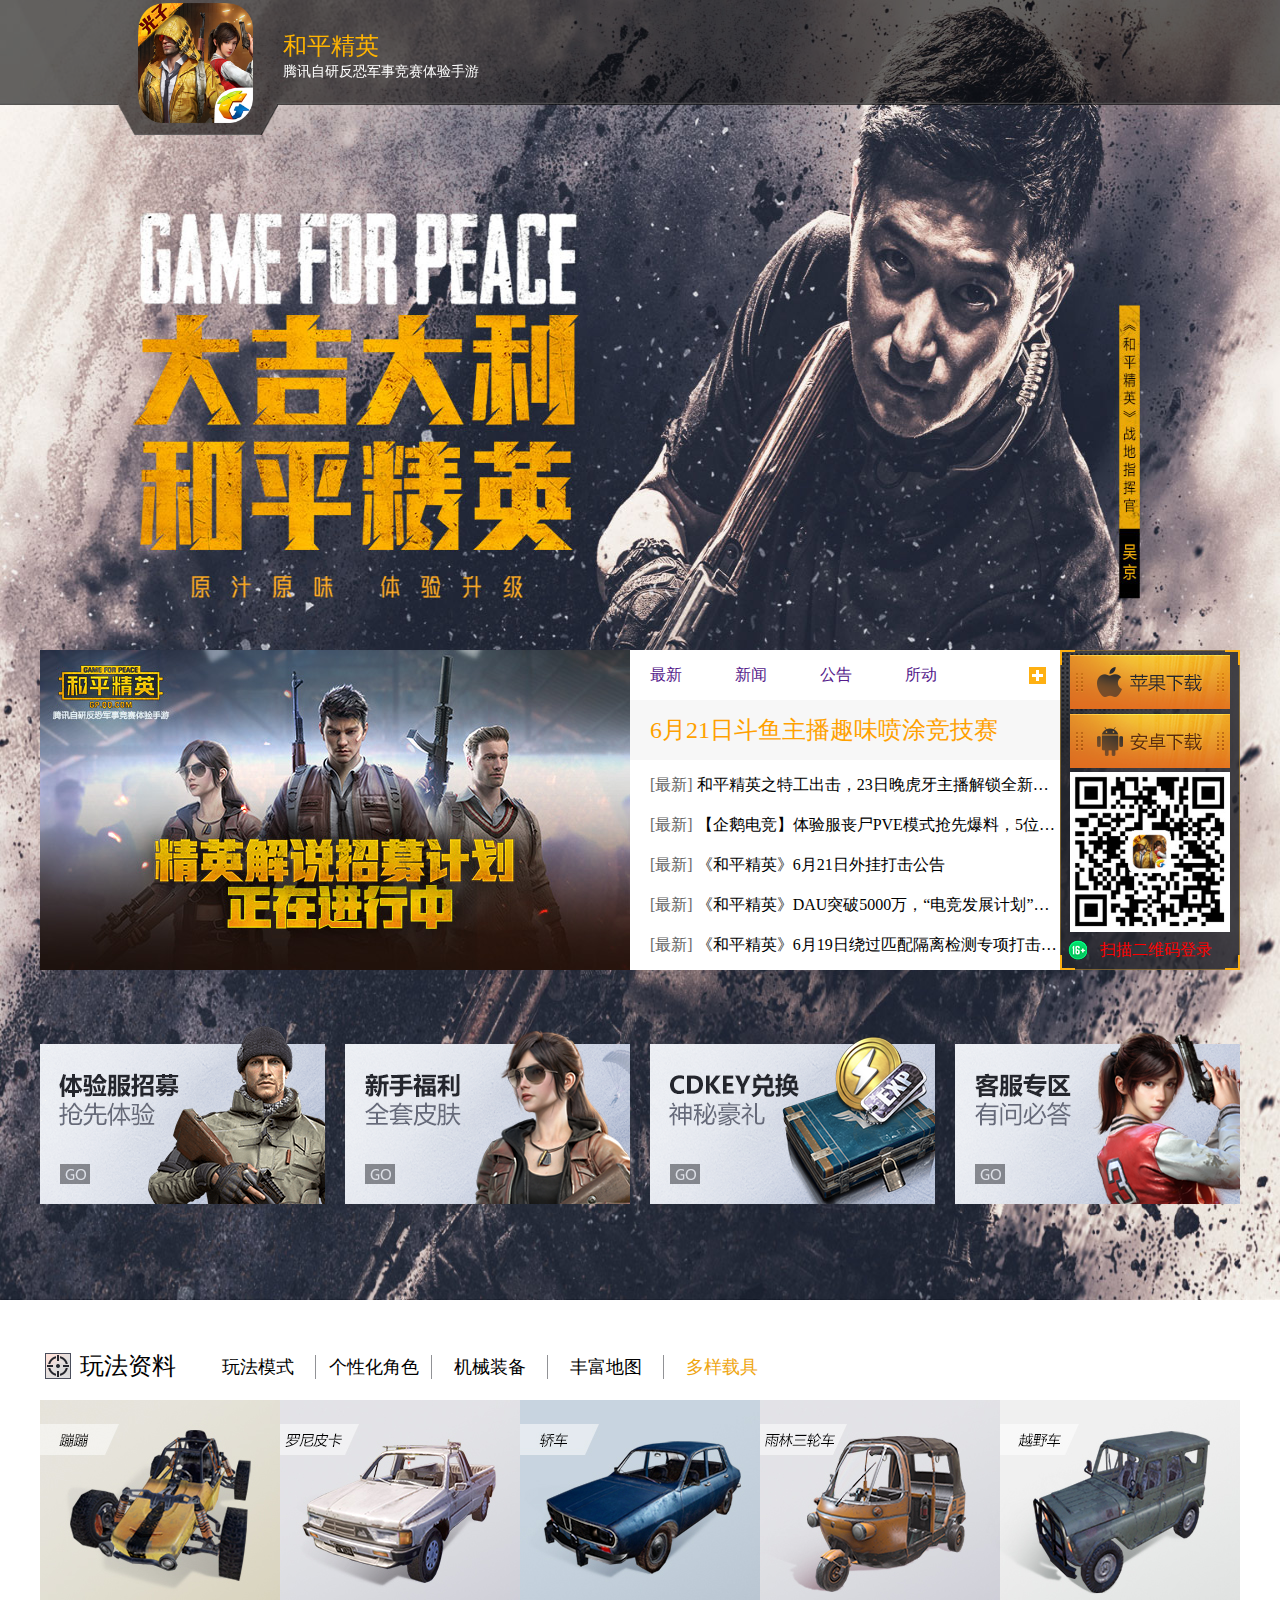
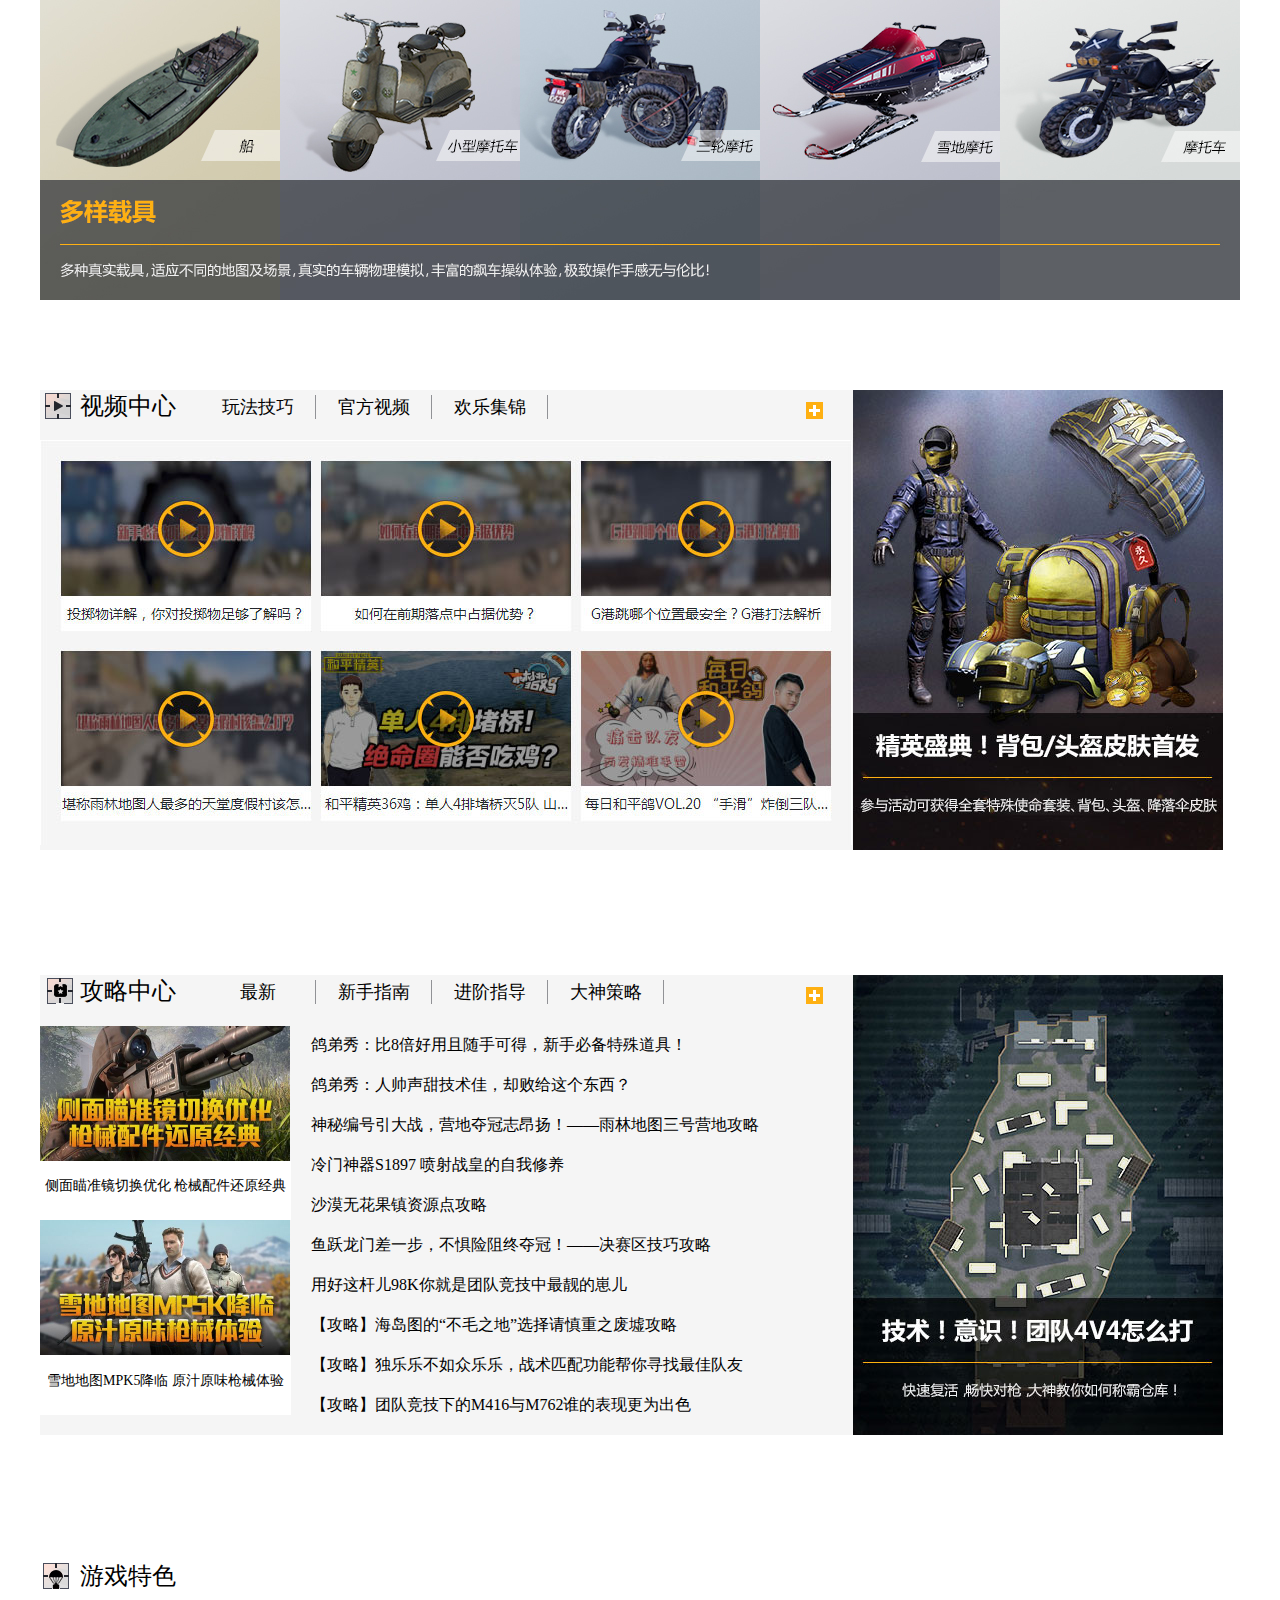
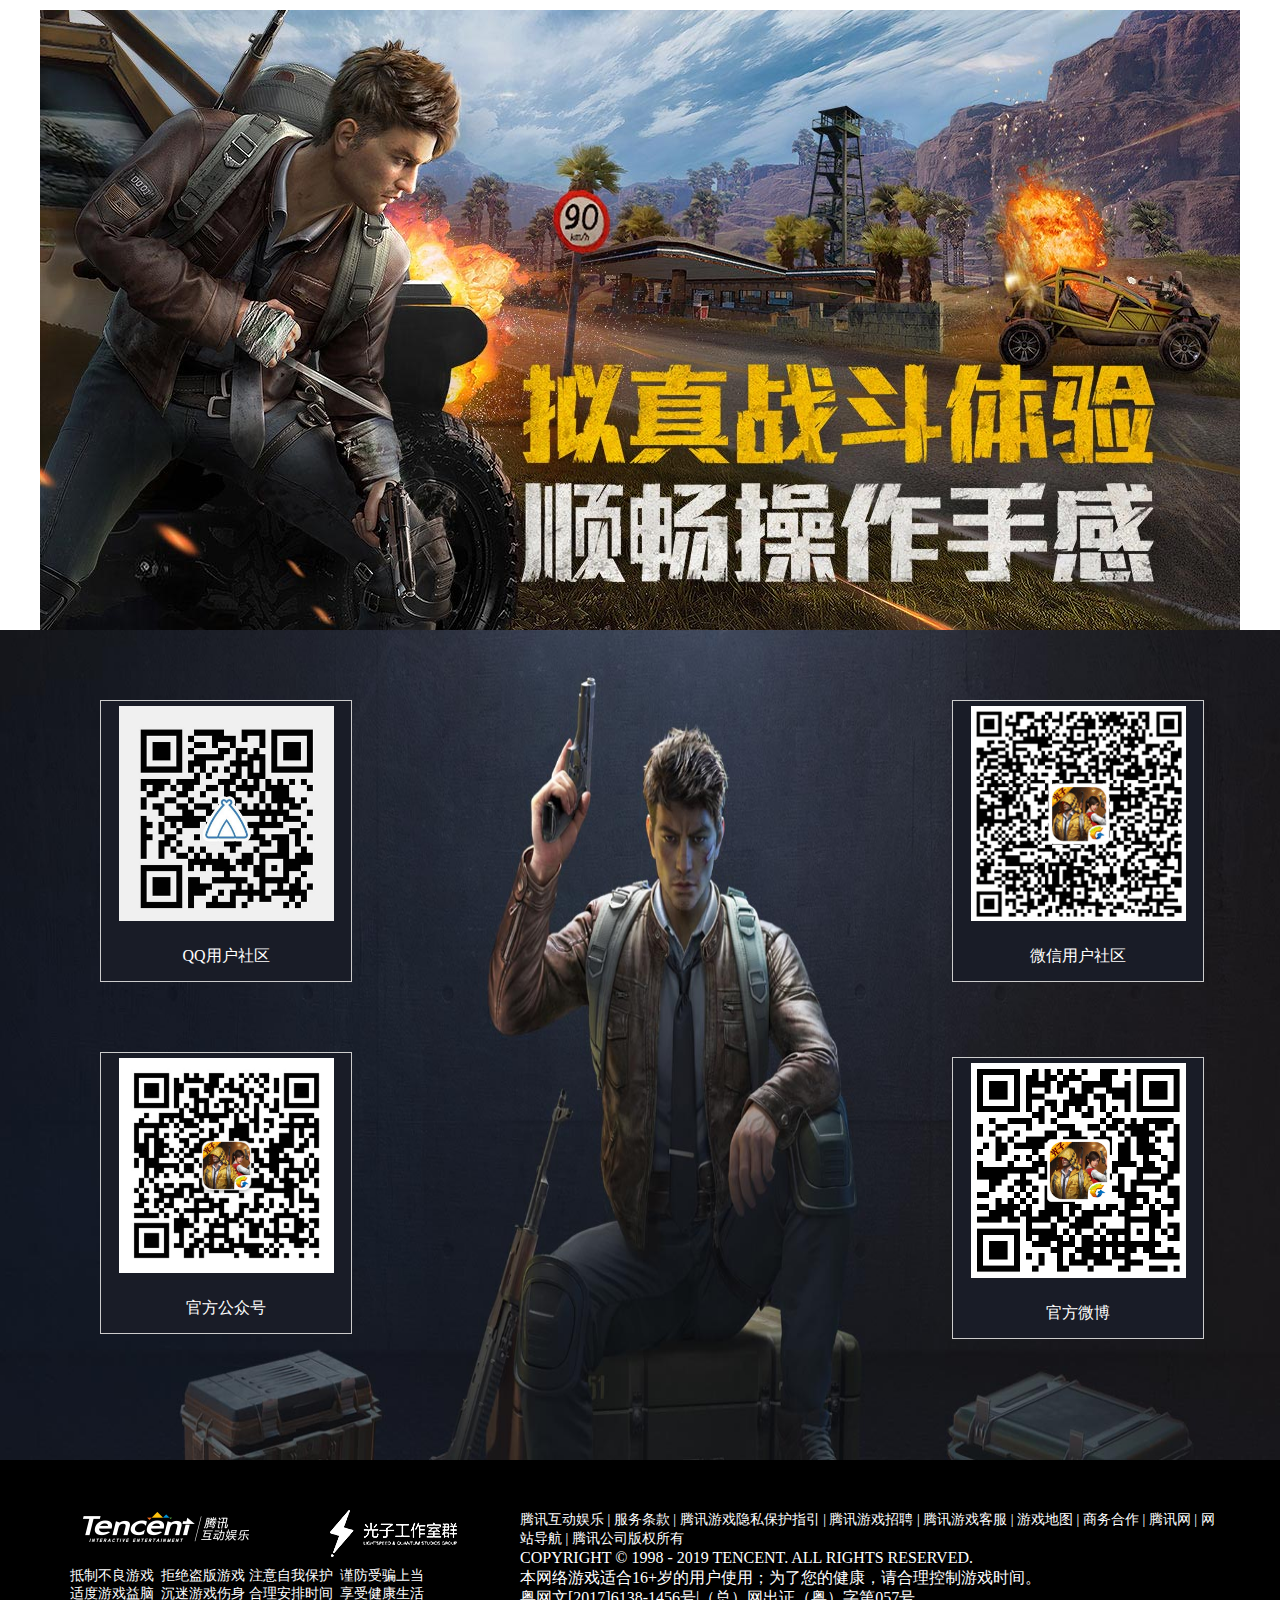
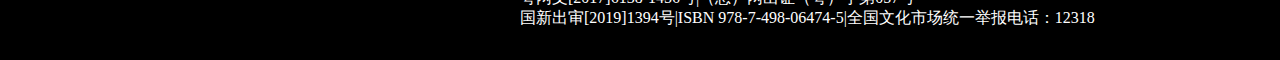
<file: hepingjingying/index.html>
<!DOCTYPE html>
<html lang="en">
<head>
	<meta name="keywords" content="和平精英网站开发">
	<meta name="description" content="和平精英网站开发">
	<meta charset="UTF-8">
	<title>和平精英首页</title>
	<link rel="stylesheet" href="css/reset.css">
	<link rel="stylesheet" href="css/index.css">
</head>
<body>
	<div class="container">
		<header style="	background: url(images/bg-nav.png) no-repeat -148px 0px;background-size: 1600px 136px;">
			<div class="logo">
				<a href=""></a>
				<div>
					<h1>和平精英</h1>
					<p>腾讯自研反恐军事竞赛体验手游</p>
				</div>
			</div>
			<nav>
				<a href="index.html">官网首页</a>
				<a href="strategy_center.html">攻略中心</a>
				<a href="video_center.html">视频中心</a>
				<a href="">公测活动</a>
				<a href="present.html">CDK兑换</a>
				<a href="">社区论坛</a>
			</nav>
		</header>
		<!-- 以上是头部 -->



		<div class="banmmer">
			<div class="banmmer_01" style="	background: url(images/bg01.jpg) no-repeat center;background-size: 1600px 650px;">
			</div>
			<div class="banmmer_02" style="background: url(images/bg02.jpg) no-repeat center;background-size: 1600px 650px;">
				<div class="banmmer_03">
					<div class="banmmer_04">
						<img src="images/1560971450652860013.jpg" alt="">
					</div>
					<div class="banmmer_05">
						<nav>
							<a href="">最新</a>
							<a href="">新闻</a>
							<a href="">公告</a>
							<a href="">所动</a>
							<a href="" class="jia"></a>
						</nav>
						<ul>
							<li class="diyi">
								6月21日斗鱼主播趣味喷涂竞技赛
							</li>
							<li>
								<span>[最新]</span>
								<a href="">
									和平精英之特工出击，23日晚虎牙主播解锁全新任务
								</a>
							</li>
							<li>
								<span>[最新]</span>
								<a href="">
									【企鹅电竞】体验服丧尸PVE模式抢先爆料，5位主播谁能最快逃出生天！
								</a>
							</li>
							<li>
								<span>[最新]</span>
								<a href="">
									《和平精英》6月21日外挂打击公告
								</a>
							</li>
							<li>
								<span>[最新]</span>
								<a href="">
									《和平精英》DAU突破5000万，“电竞发展计划”引领电竞生态新改变
								</a>
							</li>
							<li>
								<span>[最新]</span>
								<a href="">
									《和平精英》6月19日绕过匹配隔离检测专项打击公告
								</a>
							</li>
						</ul>
					</div>
					<div class="banmmer_06" style="	background: url(images/section1_ecod.png) no-repeat;">
						<div style="background: url(images/downqrcode.jpg) no-repeat 10px 122px;background-size: 160px 160px;">
							<a href=""></a>
							<a href=""></a>
						</div>
						<p style="	background: url(images/spr_icon.png) no-repeat -200px -65px;">
							扫描二维码登录
						</p>
					</div>
				</div>
				<ol>
					<li>
						<a href="">
							<img src="images/guide1_190613.png" alt="">
						</a>
					</li>
					<li >
						<a href="">
							<img src="images/guide2.png" alt="">
						</a>
					</li>
					<li>
						<a href="">
							<img src="images/guide3.png" alt="">
						</a>
					</li>
					<li class="l2">
						<a href="">
							<img src="images/guide4.png" alt="">
						</a>
					</li>
				</ol>


			</div>
		</div>
	<!-- 以上是图片和背景图片区 -->


		<div class="wanfa">
			<i style="background: url(images/cont-spr.png) no-repeat -36px -92px;"></i>
			<h3>玩法资料</h3>
			<nav>
				<a href="">玩法模式</a>
				<a href="">个性化角色</a>
				<a href="">机械装备</a>
				<a href="">丰富地图</a>
				<a href="" class="tebie">多样载具</a>
			</nav>
			<img src="images/wf_5.jpg" alt="">
		</div>
		<!-- 中间载具图片部分 -->
			

			<div class="video">
				<div class="dh">
					<i style="background: url(images/cont-spr.png) no-repeat 0px -92px;"></i>
					<h3>视频中心</h3>
					<nav>
						<a href="">玩法技巧</a>
						<a href="">官方视频</a>
						<a href="">欢乐集锦</a>
						<a href="" class="gd" style="background:url(images/cont-spr.png) no-repeat -107px -88px;"></a>
					</nav>
					<div class="video_01">
						<img src="images/03.jpg" alt="">
					</div>
				</div>
				<div class="video_02">
					<img src="images/cover_1.jpg" alt="">
				</div>
			</div>
			<!-- 以上是视频部分 -->

			<div class="gonlue">
				<div class="dh">
					<i style="background: url(images/cont-spr.png) no-repeat -70px -92px;">
						
					</i>
					<h3>攻略中心</h3>
					<nav>
						<a href="">最新</a>
						<a href="">新手指南</a>
						<a href="">进阶指导</a>
						<a href="">大神策略</a>
						<a href="" class="gd" style="background:url(images/cont-spr.png) no-repeat -107px -88px;"></a>
					</nav>
					<div class="gonlue_01">
						<div class="tu_01">
							<img src="images/11.jpg" alt="">
							<p>
								侧面瞄准镜切换优化&nbsp;枪械配件还原经典
							</p>
						</div>
						<div class="tu_01">
							<img src="images/22.jpg" alt="">
							<p>
								雪地地图MPK5降临&nbsp;原汁原味枪械体验
							</p>
						</div>
					</div>

					<ul>
						<li>
							<a href="">
								鸽弟秀：比8倍好用且随手可得，新手必备特殊道具！
							</a>
						</li>
						<li>
							<a href="">
								鸽弟秀：人帅声甜技术佳，却败给这个东西？
							</a>
						</li>
						<li>
							<a href="">
								神秘编号引大战，营地夺冠志昂扬！——雨林地图三号营地攻略
							</a>
						</li>
						<li>
							<a href="">
								冷门神器S1897 喷射战皇的自我修养
							</a>
						</li>
						<li>
							<a href="">
								沙漠无花果镇资源点攻略
							</a>
						</li>
						<li>
							<a href="">
								鱼跃龙门差一步，不惧险阻终夺冠！——决赛区技巧攻略
							</a>
						</li>
						<li>
							<a href="">
								用好这杆儿98K你就是团队竞技中最靓的崽儿
							</a>
						</li>
						<li>
							<a href="">
								【攻略】海岛图的“不毛之地”选择请慎重之废墟攻略
							</a>
						</li>
						<li>
							<a href="">
								【攻略】独乐乐不如众乐乐，战术匹配功能帮你寻找最佳队友
							</a>
						</li>
						<li>
							<a href="">
								【攻略】团队竞技下的M416与M762谁的表现更为出色
							</a>
						</li>
					</ul>
					
				</div>
				<div class="video_02">
					<img src="images/cover_2.jpg" alt="">
				</div>
			</div>
			<!-- 以上是攻略中心 -->

			<div class="yxts">
				<i style="background: url(images/cont-spr.png) no-repeat -136px -63px;">
						
					</i>
					<h3>游戏特色</h3>
					<img src="images/ts_2.jpg" alt="">
			</div>	
			<!-- 以上是游戏特色部分	 -->
		

		<div class="foot" style="background: url(images/footer_codebg.jpg) no-repeat;background-size: 1366px 100%;">
			<div class="foot_01">
				<img width="215px" height="215px" src="images/code1.png" alt="">
				<p>QQ用户社区</p>
			</div>
			<div class="foot_02">
				<img width="215px" height="215px" src="images/code2.png" alt="">
				<p>微信用户社区</p>
			</div>
			<div class="foot_03">
				<img width="215px" height="215px" src="images/code3.png" alt="">
				<p>官方公众号</p>
			</div>
			<div class="foot_04">
				<img width="215px" height="215px" src="images/code4.png" alt="">
				<p>官方微博</p>
			</div>
		</div>
		<footer>
			<div class="foot_05">
				<a href="" style="background: url(images/foot-dark.png) no-repeat 0px 0px;">
					
				</a>
				<a href="" style="background: url(images/foot-logo3.png) no-repeat;">
					
				</a>
				<p>
					抵制不良游戏&nbsp; 拒绝盗版游戏 注意自我保护&nbsp; 谨防受骗上当 适度游戏益脑&nbsp; 沉迷游戏伤身 合理安排时间&nbsp; 享受健康生活
				</p>
			</div>
			<div class="foot_06">
				<nav>
					<a href="">
						腾讯互动娱乐
						<span>|</span>
					</a>
					<a href="">
						服务条款
						<span>|</span>
					</a>
					<a href="">
						腾讯游戏隐私保护指引
						<span>|</span>
					</a>
					<a href="">
						腾讯游戏招聘
						<span>|</span>
					</a>
					<a href="">
						腾讯游戏客服
						<span>|</span>
					</a>
					<a href="">
						游戏地图
						<span>|</span>
					</a>
					<a href="">
						商务合作
						<span>|</span>
					</a>
					<a href="">
						腾讯网
						<span>|</span>
					</a>
					<a href="">
						网站导航
						<span>|</span>
					</a>
					<a href="">
						腾讯公司版权所有
					</a>
				</nav>
				<p>
					COPYRIGHT © 1998 - 2019 TENCENT. ALL RIGHTS RESERVED.
				</p>
				<p>
					本网络游戏适合16+岁的用户使用；为了您的健康，请合理控制游戏时间。

				</p>
				<p>
					<a href="">
						粤网文[2017]6138-1456号|（总）网出证（粤）字第057号
					</a>
				</p>
				<p>
					国新出审[2019]1394号|ISBN 978-7-498-06474-5|全国文化市场统一举报电话：12318
				</p>
			</div>

		</footer>
	</div>	


	
</body>
</html>
</file>
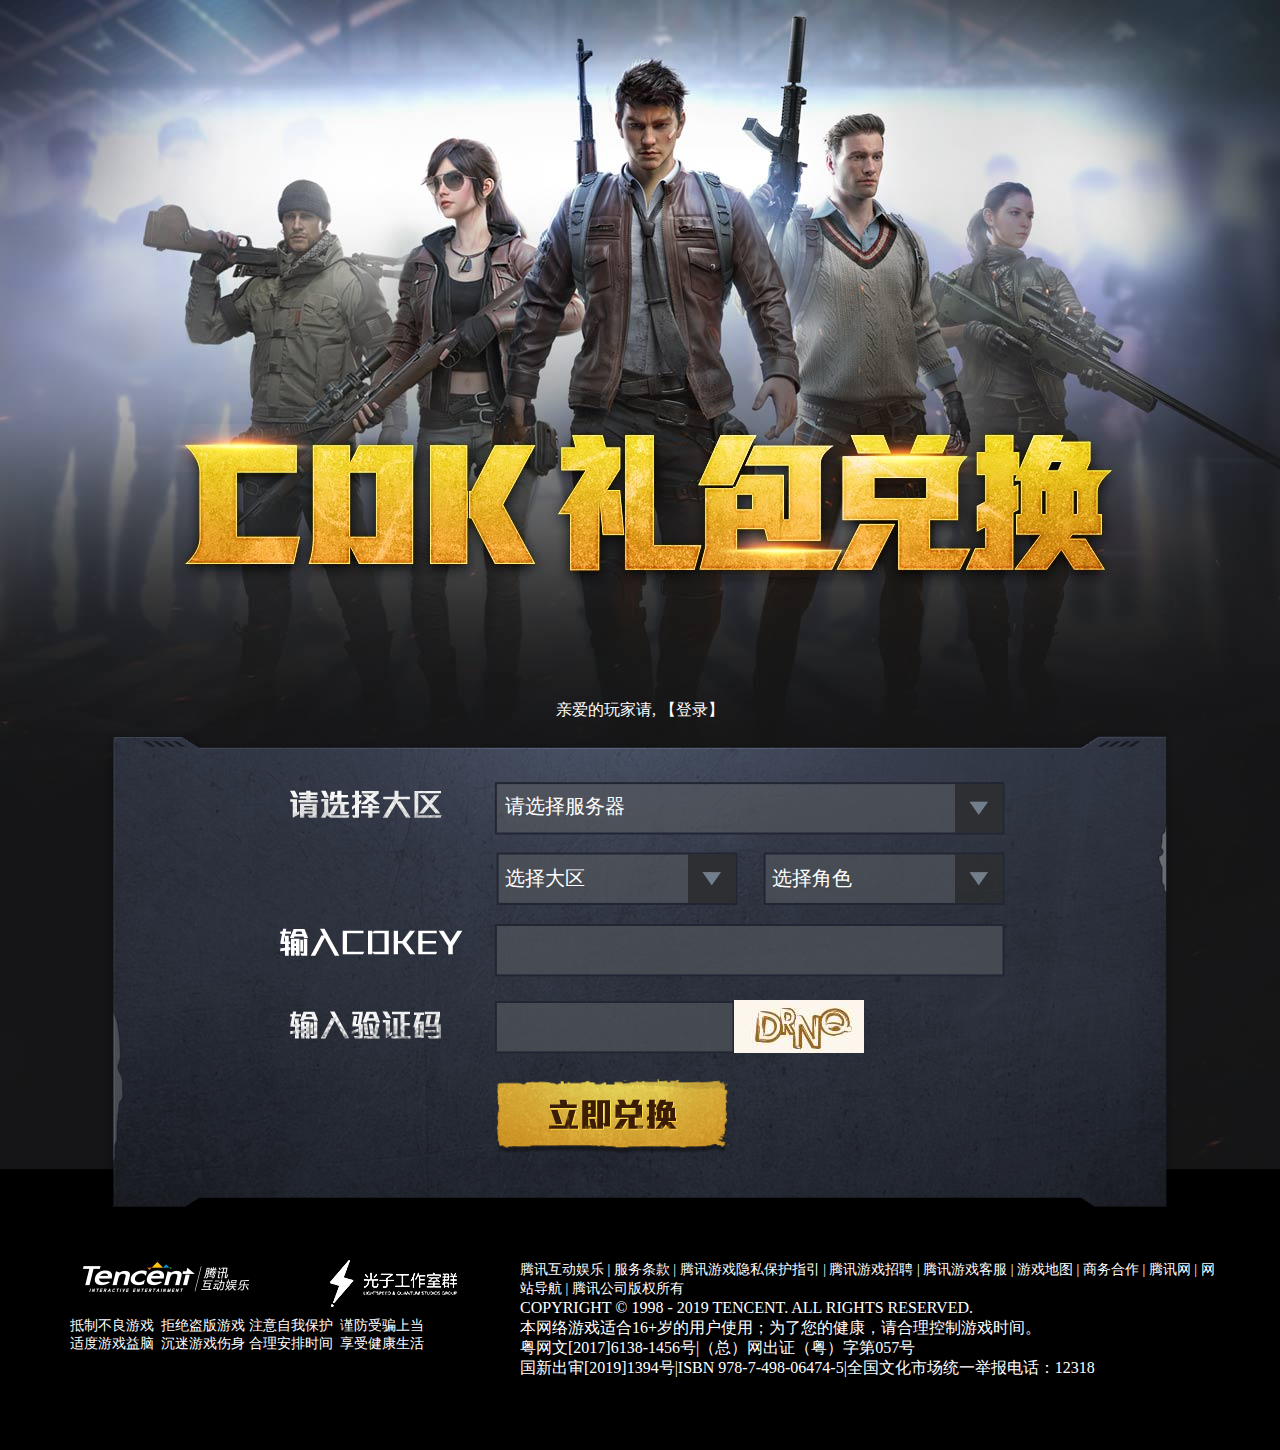
<file: hepingjingying/present.html>
<!doctype html>
<html lang="en">
<head>
	<meta name="keywords" content="和平精英网站开发">
	<meta name="description" content="和平精英网站开发">
	<meta charset="UTF-8">
	<title>礼包兑换中心</title>
	<link rel="stylesheet" href="css/reset.css">
	<link rel="stylesheet" href="css/present.css">
</head>
<body>
	<div class="container" style="background: url(images/bg.jpg) no-repeat center top;">


		<div class="main">

			<p>
				亲爱的玩家请,
				【<a href="">登录</a>】
			</p>


			<div class="redemption_box" style="	background: url(images/dui_bg.png) no-repeat center top;">
				<div class="Select_box">


					<div class="Select_box_01">
						<select data-valid-msg="fgfgfgh">
							<option value="请选择服务器">
								请选择服务器
							</option>
							<option value="请选择服务器">
								第一区
							</option>
						</select>
					</div>

					
					<div class="Select_box_02">
						<select name="select" id="select" value="">
							<option value="请选择大区">
								选择大区
							</option>
						</select>

						
							<select class="select_01" name="select" id="select" value="">
								<option value="请选择角色">
									选择角色
								</option>
							</select>
					</div>
					
					<form action="">
						<input type="text" name="" id="">
						<input class="verify" type="text" name="" id="">

						<a href="">
							<img src="images/getimage.jpg" alt="">
						</a>

						<input class="subimt" type="submit" name="submit" id="submit" value="" style="">
					</form>
				</div>
			</div><!-- 背景图片 -->
		</div><!-- main -->
		<footer>
			<div class="foot_05">
				<a href="" style="background: url(images/foot-dark.png) no-repeat 0px 0px;">
					
				</a>
				<a href="" style="background: url(images/foot-logo3.png) no-repeat;">
					
				</a>
				<p>
					抵制不良游戏&nbsp; 拒绝盗版游戏 注意自我保护&nbsp; 谨防受骗上当 适度游戏益脑&nbsp; 沉迷游戏伤身 合理安排时间&nbsp; 享受健康生活
				</p>
			</div>
			<div class="foot_06">
				<nav>
					<a href="">
						腾讯互动娱乐
						<span>|</span>
					</a>
					<a href="">
						服务条款
						<span>|</span>
					</a>
					<a href="">
						腾讯游戏隐私保护指引
						<span>|</span>
					</a>
					<a href="">
						腾讯游戏招聘
						<span>|</span>
					</a>
					<a href="">
						腾讯游戏客服
						<span>|</span>
					</a>
					<a href="">
						游戏地图
						<span>|</span>
					</a>
					<a href="">
						商务合作
						<span>|</span>
					</a>
					<a href="">
						腾讯网
						<span>|</span>
					</a>
					<a href="">
						网站导航
						<span>|</span>
					</a>
					<a href="">
						腾讯公司版权所有
					</a>
				</nav>
				<p>
					COPYRIGHT © 1998 - 2019 TENCENT. ALL RIGHTS RESERVED.
				</p>
				<p>
					本网络游戏适合16+岁的用户使用；为了您的健康，请合理控制游戏时间。

				</p>
				<p>
					<a href="">
						粤网文[2017]6138-1456号|（总）网出证（粤）字第057号
					</a>
				</p>
				<p>
					国新出审[2019]1394号|ISBN 978-7-498-06474-5|全国文化市场统一举报电话：12318
				</p>
			</div>

		</footer>
		
	</div><!-- 整体 -->
</body>
</html>
</file>
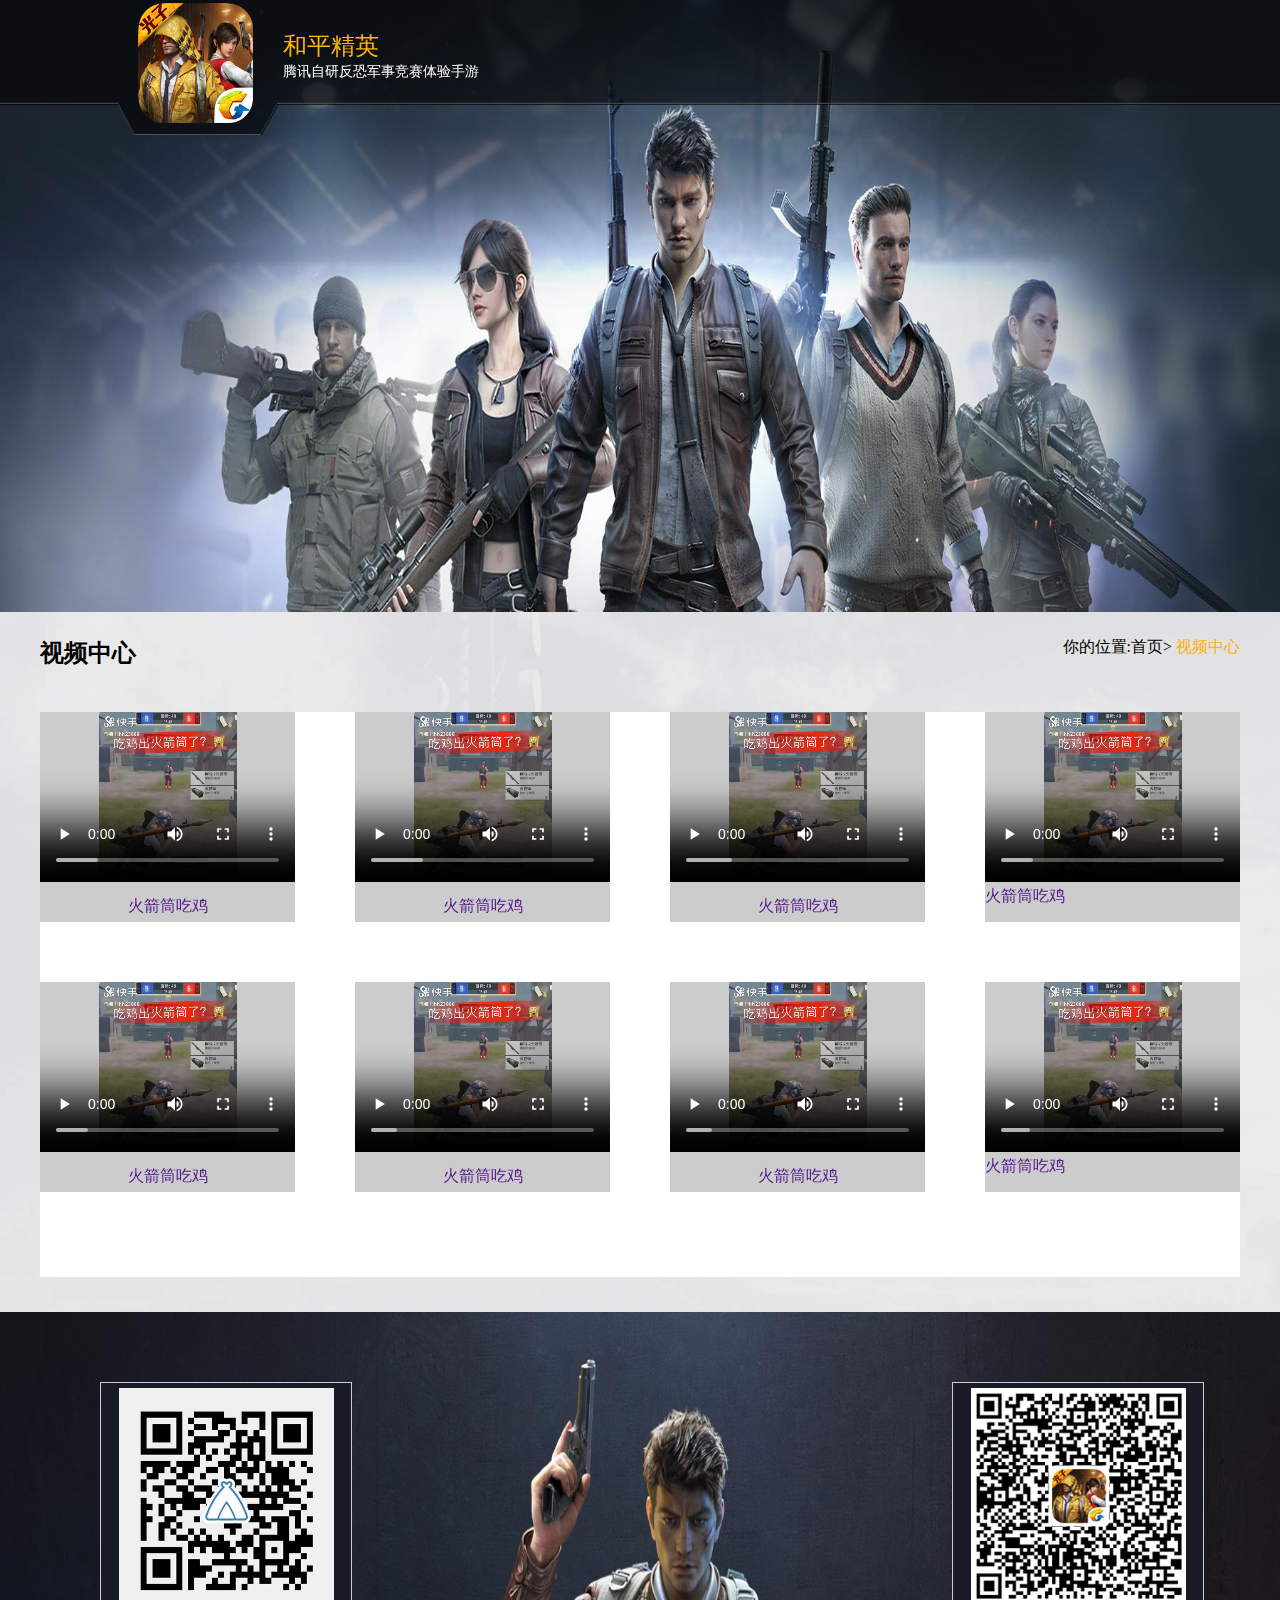
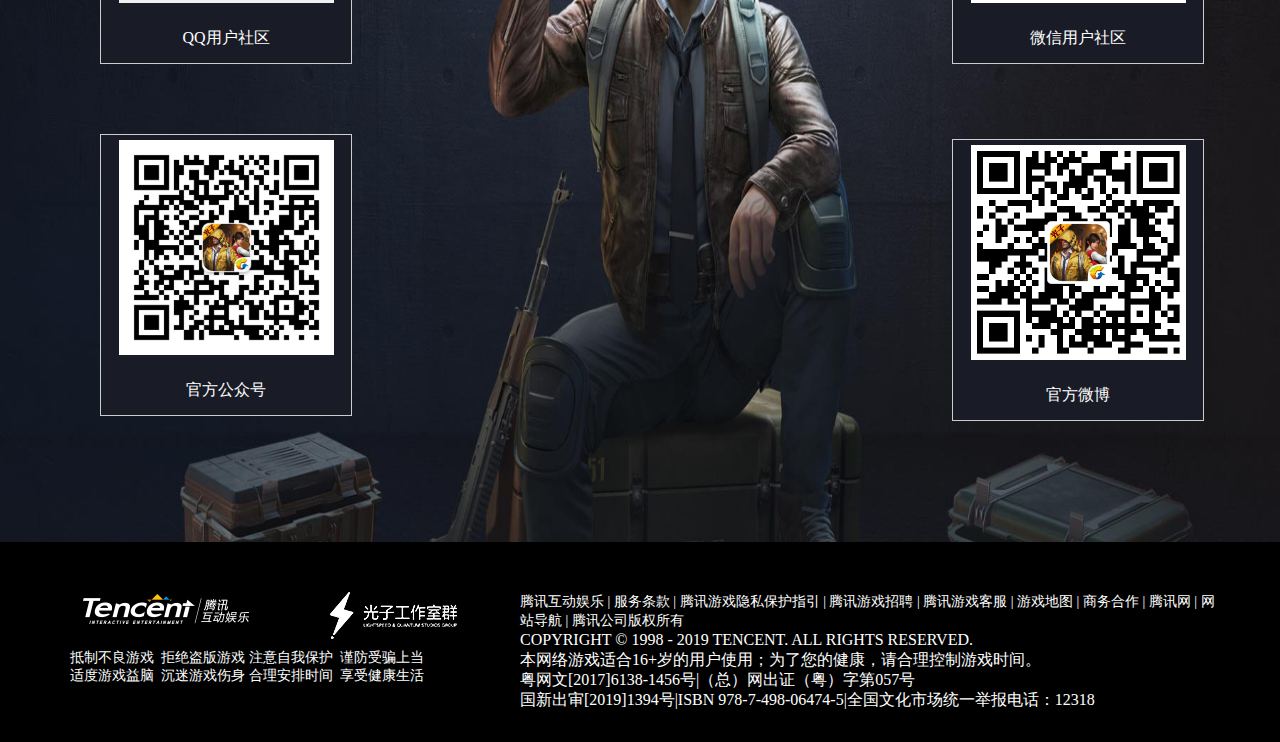
<file: hepingjingying/video_center.html>
<!doctype html>
<html lang="en">
<head>
	<meta name="keywords" content="和平精英网站开发">
	<meta name="description" content="和平精英网站开发">
	<meta charset="UTF-8">
	<title>视频中心</title>
	<link rel="stylesheet" href="css/reset.css">
	<link rel="stylesheet" href="css/video_center.css">
</head>
<body>
		<div class="container">
		<header style="	background: url(images/bg-nav.png) no-repeat -148px 0px;background-size: 1600px 136px;">
			<div class="logo">
				<a href=""></a>
				<div>
					<h1>和平精英</h1>
					<p>腾讯自研反恐军事竞赛体验手游</p>
				</div>
			</div>
			<nav>
				<a href="index.html">官网首页</a>
				<a href="strategy_center.html">攻略中心</a>
				<a href="video_center.html">视频中心</a>
				<a href="">公测活动</a>
				<a href="present.html">CDK兑换</a>
				<a href="">社区论坛</a>
			</nav>
		</header>
		<!-- 以上头部导航 -->


		<div class="banner" style="	background: url(images/inside_kv.jpg) no-repeat;background-size: 1366px 612px;"></div>
		 <!-- banneer背景图 -->
		 <div class="main" style="background:url(images/inside_bg.jpg) no-repeat;background-size: 1366px 1040px; ">
		 	<div class="center">
		 		<h2>视频中心</h2>
		 		<p>
		 			你的位置:首页&gt;
		 			<a href="">
		 				视频中心
		 			</a>
		 		</p>
		 	</div>
		 	<div class="video_center">

				<div class="video">
					<video width="255px" height="170px" src="video/58370847f1ffd48d372ecde23a8ac07d.mp4" controls="controls" preload="preload" poster="">
						
					</video>
					<p>
						<a href="">火箭筒吃鸡</a>
					</p>
				</div>


				<div class="video">
					<video width="255px" height="170px" src="video/58370847f1ffd48d372ecde23a8ac07d.mp4" controls="controls" preload="preload" poster="">
						
					</video>
					<p>
						<a href="">火箭筒吃鸡</a>
					</p>
				</div>
				<div class="video">
					<video width="255px" height="170px" src="video/58370847f1ffd48d372ecde23a8ac07d.mp4" controls="controls" preload="preload" poster="">
						
					</video>
					<p>
						<a href="">火箭筒吃鸡</a>
					</p>
				</div>
				<div class="video_04">
					<video width="255px" height="170px" src="video/58370847f1ffd48d372ecde23a8ac07d.mp4" controls="controls" preload="preload" poster="">
						
					</video>
					<p>
						<a href="">火箭筒吃鸡</a>
					</p>
				</div>
				<div class="video">
					<video width="255px" height="170px" src="video/58370847f1ffd48d372ecde23a8ac07d.mp4" controls="controls" preload="preload" poster="">
						
					</video>
					<p>
						<a href="">火箭筒吃鸡</a>
					</p>
				</div>
				<div class="video">
					<video width="255px" height="170px" src="video/58370847f1ffd48d372ecde23a8ac07d.mp4" controls="controls" preload="preload" poster="">
						
					</video>
					<p>
						<a href="">火箭筒吃鸡</a>
					</p>
				</div>
				<div class="video">
					<video width="255px" height="170px" src="video/58370847f1ffd48d372ecde23a8ac07d.mp4" controls="controls" preload="preload" poster="">
						
					</video>
					<p>
						<a href="">火箭筒吃鸡</a>
					</p>
				</div>
				<div class="video_08">
					<video width="255px" height="170px" src="video/58370847f1ffd48d372ecde23a8ac07d.mp4" controls="controls" preload="preload" poster="">
						
					</video>
					<p>
						<a href="">火箭筒吃鸡</a>
					</p>
				</div>

		 		
		 	</div>

			<!-- 以上是内容 -->
		</div>


			<div class="foot" style="background: url(images/footer_codebg.jpg) no-repeat;background-size: 1366px 100%;">
			<div class="foot_01">
				<img width="215px" height="215px" src="images/code1.png" alt="">
				<p>QQ用户社区</p>
			</div>
			<div class="foot_02">
				<img width="215px" height="215px" src="images/code2.png" alt="">
				<p>微信用户社区</p>
			</div>
			<div class="foot_03">
				<img width="215px" height="215px" src="images/code3.png" alt="">
				<p>官方公众号</p>
			</div>
			<div class="foot_04">
				<img width="215px" height="215px" src="images/code4.png" alt="">
				<p>官方微博</p>
			</div>
		</div>
		<footer>
			<div class="foot_05">
				<a href="" style="background: url(images/foot-dark.png) no-repeat 0px 0px;">
					
				</a>
				<a href="" style="background: url(images/foot-logo3.png) no-repeat;">
					
				</a>
				<p>
					抵制不良游戏&nbsp; 拒绝盗版游戏 注意自我保护&nbsp; 谨防受骗上当 适度游戏益脑&nbsp; 沉迷游戏伤身 合理安排时间&nbsp; 享受健康生活
				</p>
			</div>
			<div class="foot_06">
				<nav>
					<a href="">
						腾讯互动娱乐
						<span>|</span>
					</a>
					<a href="">
						服务条款
						<span>|</span>
					</a>
					<a href="">
						腾讯游戏隐私保护指引
						<span>|</span>
					</a>
					<a href="">
						腾讯游戏招聘
						<span>|</span>
					</a>
					<a href="">
						腾讯游戏客服
						<span>|</span>
					</a>
					<a href="">
						游戏地图
						<span>|</span>
					</a>
					<a href="">
						商务合作
						<span>|</span>
					</a>
					<a href="">
						腾讯网
						<span>|</span>
					</a>
					<a href="">
						网站导航
						<span>|</span>
					</a>
					<a href="">
						腾讯公司版权所有
					</a>
				</nav>
				<p>
					COPYRIGHT © 1998 - 2019 TENCENT. ALL RIGHTS RESERVED.
				</p>
				<p>
					本网络游戏适合16+岁的用户使用；为了您的健康，请合理控制游戏时间。

				</p>
				<p>
					<a href="">
						粤网文[2017]6138-1456号|（总）网出证（粤）字第057号
					</a>
				</p>
				<p>
					国新出审[2019]1394号|ISBN 978-7-498-06474-5|全国文化市场统一举报电话：12318
				</p>
			</div>
		</footer>
		<!-- 以上是页脚部分 -->
		


	







































		</div>


















</body>
</html>
</file>
<file: hepingjingying/css/index.css>
body{
	background: #fff;
}
.dh{
	width: 813px;height: 460px;
	float: left;
	background: #f5f5f5;
	overflow: hidden;
}
i{
	display: block;
	float: left;
	width: 40px;height: 50px;
	list-style-type: none;	
}
h3{
	width: 120px;height: 50px;
	font-size: 24px;
	float: left;
}
.dh nav{
	width:630px;height: 50px;
	float: left;
	overflow: hidden;
}
.dh nav a{
	display: block;
	color: #000;
	font-size: 18px;
	text-align: center;
	margin-top: 5px;
	width: 115px;
	float: left;
	border-right: 1px solid #919296;
}
.dh nav a:hover{
	display: block;
 	color: #efa611;
 	font-weight: 900;
}
.dh nav .gd{
	width: 30px;height: 30px;
	float: right;
	border: none;
}
.dh nav .gd:hover{
	border: none;
}
.dh .video_01{
	width: 813px;height: 405px;
}
.dh .video_02{
	width: 370px;height: 460px;
	float: left;
}




/*公共样式*/



.container{
	max-width: 1366px;height: 4000px;
	margin: 0 auto;
}
header{
	width: 100%;height:135px;
	position: fixed;
	overflow: hidden;
	z-index: 1;
}
header .logo{
	width: 390px;height: 135px;
	background: url(../images/logo_200.png) no-repeat 10px 3px; 
	background-size: 115px 120px;
	margin-left: 128px;
	overflow: hidden;
	float: left;
} 
header .logo a{
	display: block;
	width: 140px;height: 135px;
	float: left;
	margin-top: 1px;
} 
header .logo>div{
	width:235px;height: 105px;
	float: left;
	padding-top: 30px;
	margin-left:15px;
} 
header .logo div h1{
	color: #ffb400;
	font-size: 24px;
} 
header .logo div p{
	color: #fff;
	font-size: 14px;
	line-height: 20px;
} 
header nav{
	width: 790px;height: 135px;
	float: left;
	overflow: hidden;
}
header nav a{
	display: block;
	padding: 42px 29px;
	float: left;
	color: #fff;
}
header nav a:hover{
	background: url(../images/spr_icon.png)no-repeat 0px -42px;
}
.banmmer{
	width: 100%;
}
.banmmer .banmmer_01{
	width:100%;height: 650px;
}
.banmmer .banmmer_02{
	width:100%;height: 650px;
}
.banmmer .banmmer_02 .banmmer_03{
	width:1200px;height: 320px;
	margin: 0 auto;
	overflow: hidden;
}
.banmmer .banmmer_02 .banmmer_03 .banmmer_04{
	width:590px;height: 320px;
	float: left;
}
.banmmer .banmmer_02 .banmmer_03 .banmmer_05{
	width: 430px;height: 320px;
	float: left;
	background:#fff;
}
.banmmer .banmmer_02 .banmmer_03 .banmmer_05 nav{
	width: 430px;height: 50px;
	background:#fff;
	line-height: 50px;
	overflow: hidden;
}
.banmmer .banmmer_02 .banmmer_03 .banmmer_05 nav a{
	display: block;
	width: 45px;height: 48px;
	float: left;
	margin: 0px 20px;
}
.banmmer .banmmer_02 .banmmer_03 .banmmer_05 nav a:hover{
	color: #ffb007;
	border-bottom: 2px solid #ffb007;
}
.banmmer .banmmer_02 .banmmer_03 .banmmer_05 nav .jia{
	width: 30px;height: 30px;
	background: url(../images/cont-spr.png) no-repeat -109px -90px;
	margin: 12px 0px 12px 55px;
}
.banmmer .banmmer_02 .banmmer_03 .banmmer_05 nav .jia:hover{
	border-bottom: none;
}
.banmmer .banmmer_02 .banmmer_03 .banmmer_05 ul li{
	width: 410px;height: 40px;
	white-space: nowrap;
	overflow: hidden;
	text-overflow:ellipsis;
	line-height: 30px;
	padding-left: 20px;
}
.banmmer .banmmer_02 .banmmer_03 .banmmer_05 ul .diyi{
	height: 60px;
	font-size: 24px;
	color: #ffa100;
	background: #f7f7f7;
	line-height: 60px;
	margin-bottom: 10px;
}
.banmmer .banmmer_02 .banmmer_03 .banmmer_05 ul li span{
	color: #656565;
}
.banmmer .banmmer_02 .banmmer_03 .banmmer_05 ul li a{
	color: #000;
}
.banmmer .banmmer_02 .banmmer_03 .banmmer_05 ul li a:hover{
	color: red;
	text-decoration: red;
}
.banmmer .banmmer_02 .banmmer_03 .banmmer_06{
	width: 180px;height: 320px;
	float: left;
}
.banmmer .banmmer_02 .banmmer_03 .banmmer_06 div{
	width: 180px;height: 290px;
}
.banmmer .banmmer_02 .banmmer_03 .banmmer_06 div a{
	width: 180px;height: 60px;
	display: block;
}
.banmmer .banmmer_02 .banmmer_03 .banmmer_06 p{
	width: 140px;height: 30px;
	padding-left: 40px;
	color: red;
}
.banmmer .banmmer_02 ol{
	width: 1200px;
	overflow: hidden;
	margin: 0 auto;
}
.banmmer .banmmer_02 ol li{
	width: 285px;height: 179px;
	float: left;
	margin-right: 20px;
	margin-top: 55px;
	overflow: hidden;
}
.banmmer .banmmer_02 ol li a img{
	transform: scale(1);
	transition:all 1s;
}
.banmmer .banmmer_02 ol li:hover a img{
	transform: scale(1.1);
}
.banmmer .banmmer_02 ol .l2{
	margin-right:0;
}
.wanfa{
	width: 1200px;height: 620px;
	margin: 50px auto 0;
	overflow: hidden;
}
.wanfa i{
	display: block;
	float: left;
	width: 40px;height: 50px;
	list-style-type: none;	
}
.wanfa h3{
	width: 120px;height: 50px;
	font-size: 24px;
	float: left;
}
.wanfa nav{
	width:1040px;height: 50px;
	float: left;
	overflow: hidden;
}
.wanfa nav a{
	display: block;
	color: #000;
	font-size: 18px;
	text-align: center;
	margin-top: 5px;
	width: 115px;
	float: left;
	border-right: 1px solid #919296;
}
.wanfa nav a:hover{
	color: #efa611;
	border-right: 2px solid #919296;
}
.wanfa nav .tebie{
	color: #efa611;
	font-size: 18px;
	font-weight: 900px;
	border: none;
}
.video{
	width: 1200px;height: 565px;
	margin: 20px auto 0;
	overflow: hidden;
}
.gonlue{
	width: 1200px;height: 565px;
	margin: 20px auto 0;
	overflow: hidden;
}
.gonlue .gonlue_01{
	width: 251px;height: 457px;
	float: left;
}
.gonlue .gonlue_01 .tu_01{
	width: 251px;height: 195px;
	background: #fff;
}
.gonlue .gonlue_01 .tu_01 p{
	font-size: 14px;
	line-height: 50px;
	text-align: center;
}
.gonlue .dh ul{
	width: 538px;
	float: left;
}
.gonlue .dh ul li{
	height: 40px;width: 100%;
	margin-left:20px;
	line-height: 40px;
	color: #000;
}
.gonlue .dh ul li a{
	color: #000;
}
.gonlue .dh ul li a:hover{
	color: #ff0000;
	text-decoration: underline;
}
.yxts{
	width: 1200px;
	margin: 20px auto 0;
}
.yxts i{
	width: 40px;height: 30px;
}
.foot{
	width: 100%;height: 760px;
	padding-top: 70px;
	overflow: hidden;
}
.foot .foot_01,.foot .foot_02,.foot .foot_03,.foot .foot_04{
	width: 250px;height: 275px;
	padding-top: 5px;
	background: #191c27;
	border: 1px solid #ccc;
	text-align: center;
	margin-left: 100px;
	float: left;
}
.foot .foot_01 p,.foot .foot_02 p,.foot .foot_03 p,.foot .foot_04 p{
	margin-top: 25px;
	color: #fff;
}
.foot .foot_02{
  	margin-left: 600px;
}
.foot .foot_03{
	margin-top: 70px;
}
.foot .foot_04{
	margin-left: 600px;
	margin-top: 75px;
}
footer{
	max-width: 1366px;height: 200px;
	background: #000;
	overflow: hidden;
}
footer .foot_05{
	width: 470px;height: 150px;
	padding: 50px 0px 0px 50px;
	float: left;
	overflow: hidden;
}
footer .foot_05 a{
	display: block;
	float: left;
	width: 170px;height: 47px;
	margin: 0px 30px 10px;
}
footer .foot_05 p{
	width: 366px;
	color: #fff;
	margin-left: 20px;
	font-size: 14px;
	clear: both;
}
footer .foot_06{
	width: 708px;height: 150px;
	float: left;
	padding-top: 50px;
}
footer .foot_06 nav a{
	color:#fff;
	font-size: 14px;
}
footer .foot_06 nav a:hover{
	color:#ff0000;
}
footer .foot_06 nav a:hover span{
	color:#fff;
}
footer .foot_06 p{
	color:#fff;
	line-height: 20px;
}
footer .foot_06 p a{
	color:#fff;
}
</file>
<file: hepingjingying/css/present.css>
body{
	background: #000;
}
.container{
	max-width: 1366px;height: 750px;
	padding-top: 700px;
}
.main{
	width: 1070px;height: 510px;
	margin:0 auto ;
}
.main p{
	text-align: center;
	color: #fff;
	margin-bottom: 10px;
}
.main p a{
	color: #fff;
}
.main .redemption_box{
	width: 1070px;height: 438px;
	padding-top: 50px;
}
.main .redemption_box .Select_box{
	width: 515px;height: 400px;
	margin-left: 390px;
}
.main .redemption_box .Select_box .Select_box_01{
	width: 505px;height: 50px;
	padding-left: 10px;
	text-align: left;
}
.main .redemption_box .Select_box .Select_box_01 select{
	width: 505px;height: 50px;
	background: transparent;
	appearance: none;
	border:none;
	font-size: 20px;
	color: #fff;
}
.main .redemption_box .Select_box .Select_box_01 select option{
	background: #baf5e9;
}

.main .redemption_box .Select_box .Select_box_02{
	width: 505px;height: 50px;
	margin-top: 22px;
	padding-left: 10px;
}
.main .redemption_box .Select_box .Select_box_02 select{
	width: 237px;height: 50px;
	background: transparent; /*背景透明*/
	-webkit-appearance: none;/*去三角*/
	border:none;
	font-size: 20px;
	color: #fff;
}
.main .redemption_box .Select_box .Select_box_02 .select_01{
	margin-left: 26px;
}
.main .redemption_box form{
	width: 515px;height: 130px;
	margin-top: 22px;
}
.main .redemption_box form input{
	width: 515px;height: 50px;
	background: transparent;
	border: none;
}
.main .redemption_box form .verify{
	width: 235px;height: 50px;
	margin-top: 26px;
}
.main .redemption_box form .subimt{
	width: 240px;height: 75px;
	margin-top: 26px;
	background: url(../images/dui_btn.png)no-repeat;
}
footer{
	max-width: 1366px;height: 200px;
	background: #000;
	overflow: hidden;
}
footer .foot_05{
	width: 470px;height: 150px;
	padding: 50px 0px 0px 50px;
	float: left;
	overflow: hidden;
}
footer .foot_05 a{
	display: block;
	float: left;
	width: 170px;height: 47px;
	margin: 0px 30px 10px;
}
footer .foot_05 p{
	width: 366px;
	color: #fff;
	margin-left: 20px;
	font-size: 14px;
	clear: both;
}
footer .foot_06{
	width: 708px;height: 150px;
	float: left;
	padding-top: 50px;
}
footer .foot_06 nav a{
	color:#fff;
	font-size: 14px;
}
footer .foot_06 nav a:hover{
	color:#ff0000;
}
footer .foot_06 nav a:hover span{
	color:#fff;
}
footer .foot_06 p{
	color:#fff;
	line-height: 20px;
}
footer .foot_06 p a{
	color:#fff;
}
</file>
<file: hepingjingying/css/video_center.css>
.container{
	max-width: 1366px;
	background: #ccc;
	margin: 0 auto;
}
header{
	width: 100%;height:135px;
	position: fixed;
	overflow: hidden;
	z-index: 1;
}
header .logo{
	width: 390px;height: 135px;
	background: url(../images/logo_200.png) no-repeat 10px 3px; 
	background-size: 115px 120px;
	margin-left: 128px;
	overflow: hidden;
	float: left;
} 
header .logo a{
	display: block;
	width: 140px;height: 135px;
	float: left;
	margin-top: 1px;
} 
header .logo>div{
	width:235px;height: 105px;
	float: left;
	padding-top: 30px;
	margin-left:15px;
} 
header .logo div h1{
	color: #ffb400;
	font-size: 24px;
} 
header .logo div p{
	color: #fff;
	font-size: 14px;
	line-height: 20px;
} 
header nav{
	width: 790px;height: 135px;
	float: left;
	overflow: hidden;
}
header nav a{
	display: block;
	padding: 42px 29px;
	float: left;
	color: #fff;
}
header nav a:hover{
	background: url(../images/spr_icon.png)no-repeat 0px -42px;
}
/*头部导航*/
.banner{
	width: 100%;height: 612px;
}

.main{
	width: 100%;min-height:700px;
}
.main .center{
	width: 1200px;height: 75px;
	margin: 0 auto;
	padding-top: 25px;
	overflow: hidden;
}
.main .center h2{
	width: 100px;height: 30px;
	color: #000;
	font-size: 24px;
	font-weight: 900;
	float: left;
}
.main .center p{
	width: 1100px;height: 30px;
	float: left;
	text-align: right;
}
.main .center p a{
	color: #ffae00;
}
.main .video_center{
	width: 1200px;height: 565px;
	background: #fff;
	margin: 0 auto;
	overflow: hidden;
}
.main .video_center .video{
	width: 255px;height: 210px;
	background: #ccc;
	float: left;
	margin: 0px 60px 60px 0px
}
.main .video_center .video_04{
	width: 255px;height: 210px;
	background: #ccc;
	float: left;
	margin: 0px 0px 40px 0px;
}
.main .video_center .video_08{
	width: 255px;height: 210px;
	background: #ccc;
	float: left;
	margin: 0px 0px 40px 0px;
}
.main .video_center .video p{
	text-align: center;
	margin-top: 10px;
}
/*以上是内容部分*/

/*以下是页脚部分*/
.foot{
	width: 100%;height: 760px;
	padding-top: 70px;
	overflow: hidden;
}
.foot .foot_01,.foot .foot_02,.foot .foot_03,.foot .foot_04{
	width: 250px;height: 275px;
	padding-top: 5px;
	background: #191c27;
	border: 1px solid #ccc;
	text-align: center;
	margin-left: 100px;
	float: left;
}
.foot .foot_01 p,.foot .foot_02 p,.foot .foot_03 p,.foot .foot_04 p{
	margin-top: 25px;
	color: #fff;
}
.foot .foot_02{
  	margin-left: 600px;
}
.foot .foot_03{
	margin-top: 70px;
}
.foot .foot_04{
	margin-left: 600px;
	margin-top: 75px;
}

footer{
	max-width: 1366px;height: 200px;
	background: #000;
	overflow: hidden;
}
footer .foot_05{
	width: 470px;height: 150px;
	padding: 50px 0px 0px 50px;
	float: left;
	overflow: hidden;
}
footer .foot_05 a{
	display: block;
	float: left;
	width: 170px;height: 47px;
	margin: 0px 30px 10px;
}
footer .foot_05 p{
	width: 366px;
	color: #fff;
	margin-left: 20px;
	font-size: 14px;
	clear: both;
}
footer .foot_06{
	width: 708px;height: 150px;
	float: left;
	padding-top: 50px;
}
footer .foot_06 nav a{
	color:#fff;
	font-size: 14px;
}
footer .foot_06 nav a:hover{
	color:#ff0000;
}
footer .foot_06 nav a:hover span{
	color:#fff;
}
footer .foot_06 p{
	color:#fff;
	line-height: 20px;
}
footer .foot_06 p a{
	color:#fff;
}
</file>
